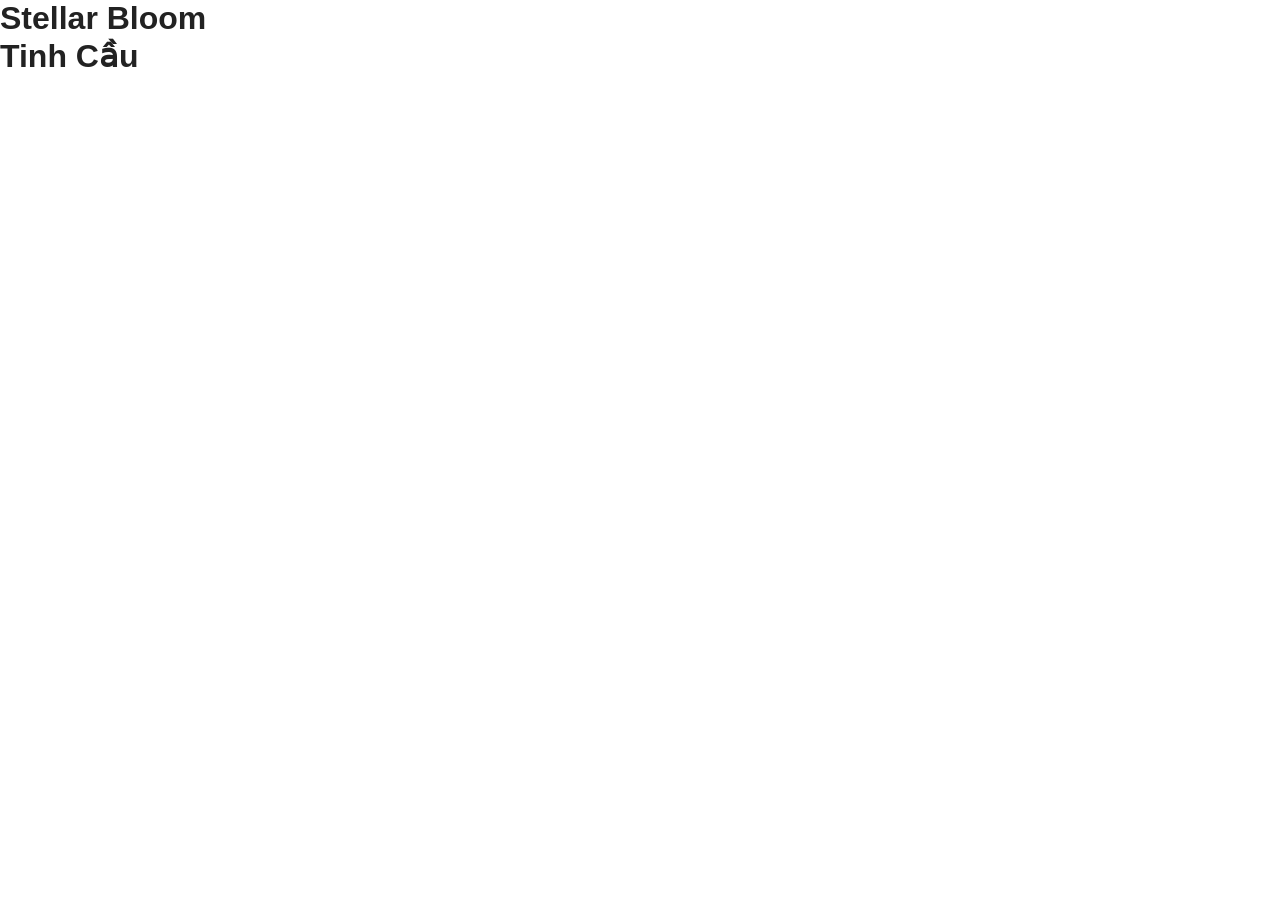
<file: index.html>
<!DOCTYPE html>
<html lang="en">
<head>
    <meta charset="UTF-8">
    <meta name="viewport" content="width=device-width, initial-scale=1.0">
    <title>Galaxy with Zoom Effect</title>
    <link rel="stylesheet" href="style.css">
    <script type="importmap">
    {
      "imports": {
        "three": "https://unpkg.com/three@0.152.2/build/three.module.js",
        "three/addons/controls/OrbitControls.js": "https://unpkg.com/three@0.152.2/examples/jsm/controls/OrbitControls.js",
        "three/examples/jsm/loaders/FontLoader.js": "https://unpkg.com/three@0.152.2/examples/jsm/loaders/FontLoader.js",
        "three/examples/jsm/geometries/TextGeometry.js": "https://unpkg.com/three@0.152.2/examples/jsm/geometries/TextGeometry.js"
      }
    }
    </script>
</head>

<body>
  <audio id="bg-music" autoplay loop>
   <source src="" type="audio/mpeg" />
  </audio>
    <div id="container"></div>
    <div id="landscape-warning">
      <div class="warning-content">
        <div class="rotate-icon"></div>
        <h1>Stellar Bloom</h1>
        <h1>Tinh Cầu</h1>
        <div class="stars-bg"></div>
      </div>
    </div>
    <div id="dark-overlay"></div>
    <div id="info">
      
    </div>
    <script type="module" src="script.js"></script>
</body>
</html>
</file>
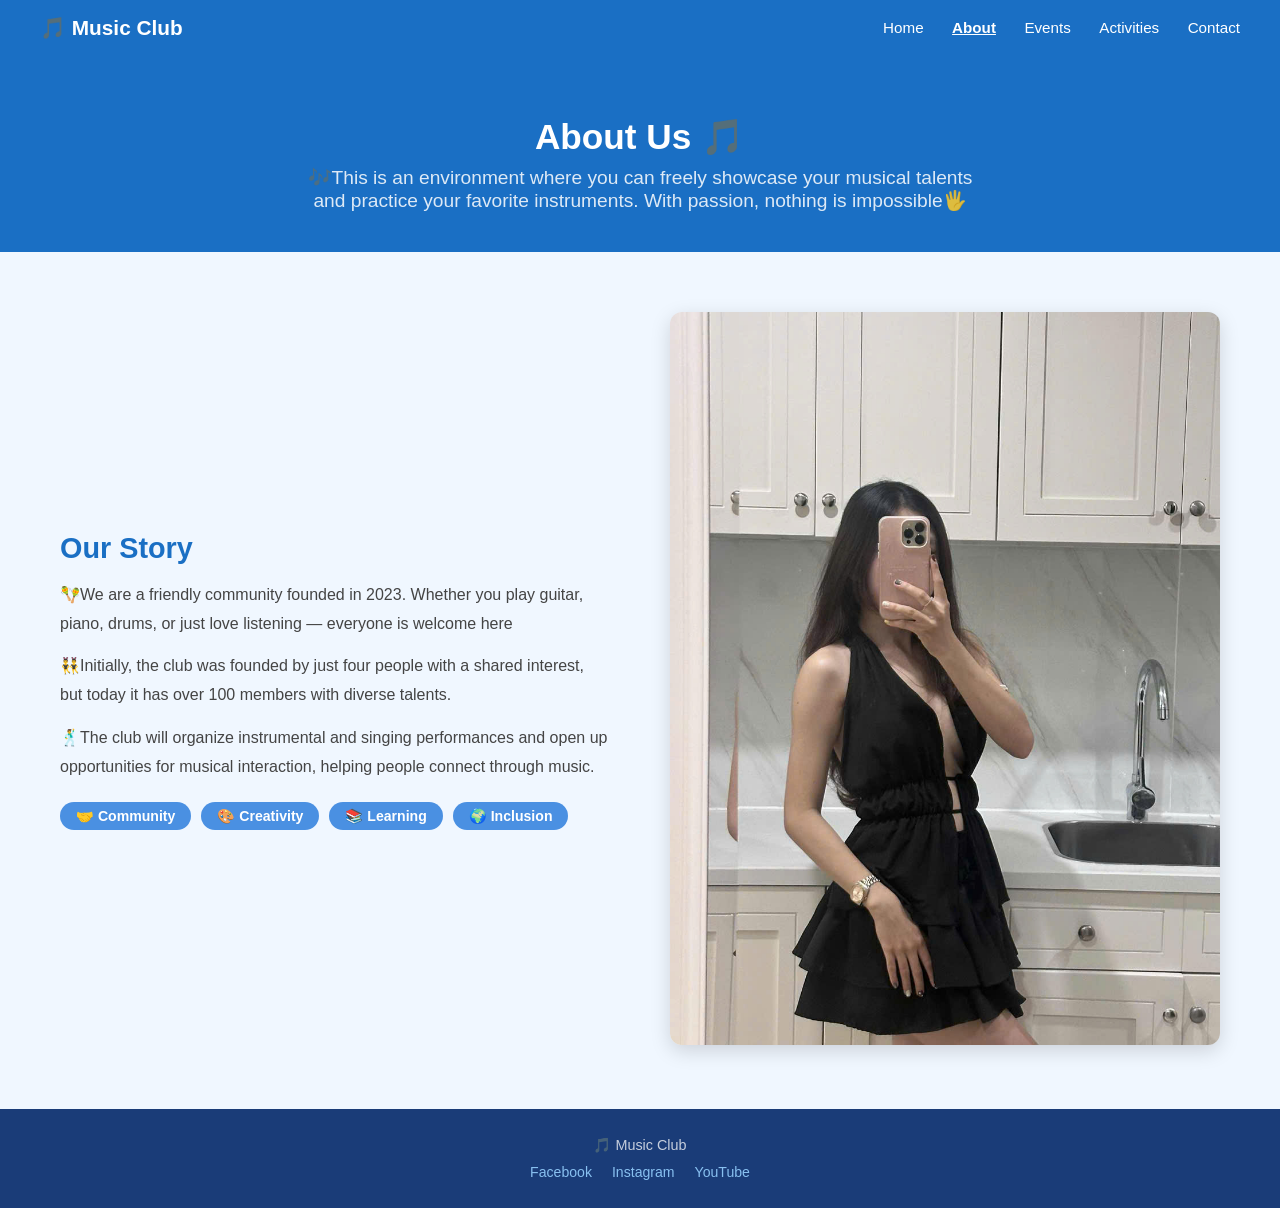
<file: about.html>
<!DOCTYPE html>
<html lang="en">
<head>
  <meta charset="UTF-8" />
  <meta name="viewport" content="width=device-width, initial-scale=1.0" />
  <title>Music Club - About</title>
  <link rel="stylesheet" href="style.css" />
</head>
<body>

  <!-- NAV -->
  <nav>
    <a href="index.html" class="nav-logo">🎵 Music Club</a>
    <button class="hamburger" onclick="toggleMenu(this)" aria-label="Menu">
      <span></span><span></span><span></span>
    </button>
    <div class="nav-links">
      <a href="index.html">Home</a>
      <a href="about.html" class="active">About</a>
      <a href="events.html">Events</a>
      <a href="activities.html">Activities</a>
      <a href="contact.html">Contact</a>
    </div>
  </nav>

  <!-- PAGE HEADER -->
  <div class="page-header">
    <h1>About Us 🎵</h1>
    <p>🎶This is an environment where you can freely showcase your musical talents and practice your favorite instruments. With passion, nothing is impossible🖐️</p>
  </div>

  <!-- ABOUT -->
  <section class="about">
    <div class="about-text">
      <h2>Our Story</h2>
      <p>
        🪇We are a friendly community founded in 2023. Whether you play guitar, piano, drums, or just love listening — everyone is welcome here
      </p>
      <p>
        👯‍♂️Initially, the club was founded by just four people with a shared interest, but today it has over 100 members with diverse talents.
      </p>
      <p>
        🕺The club will organize instrumental and singing performances and open up opportunities for musical interaction, helping people connect through music.
      </p>
      <div class="about-tags">
        <span>🤝 Community</span>
        <span>🎨 Creativity</span>
        <span>📚 Learning</span>
        <span>🌍 Inclusion</span>
      </div>
    </div>
    <div class="about-image">
      <img
        src="images/1.jpg"
        alt="People playing music together"
      />
    </div>
  </section>

  <!-- FOOTER -->
  <footer>
    <p>🎵 Music Club </p>
    <div class="footer-links">
      <a href="#">Facebook</a>
      <a href="#">Instagram</a>
      <a href="#">YouTube</a>
    </div>
  </footer>

  <script src="script.js"></script>
</body>
</html>
</file>
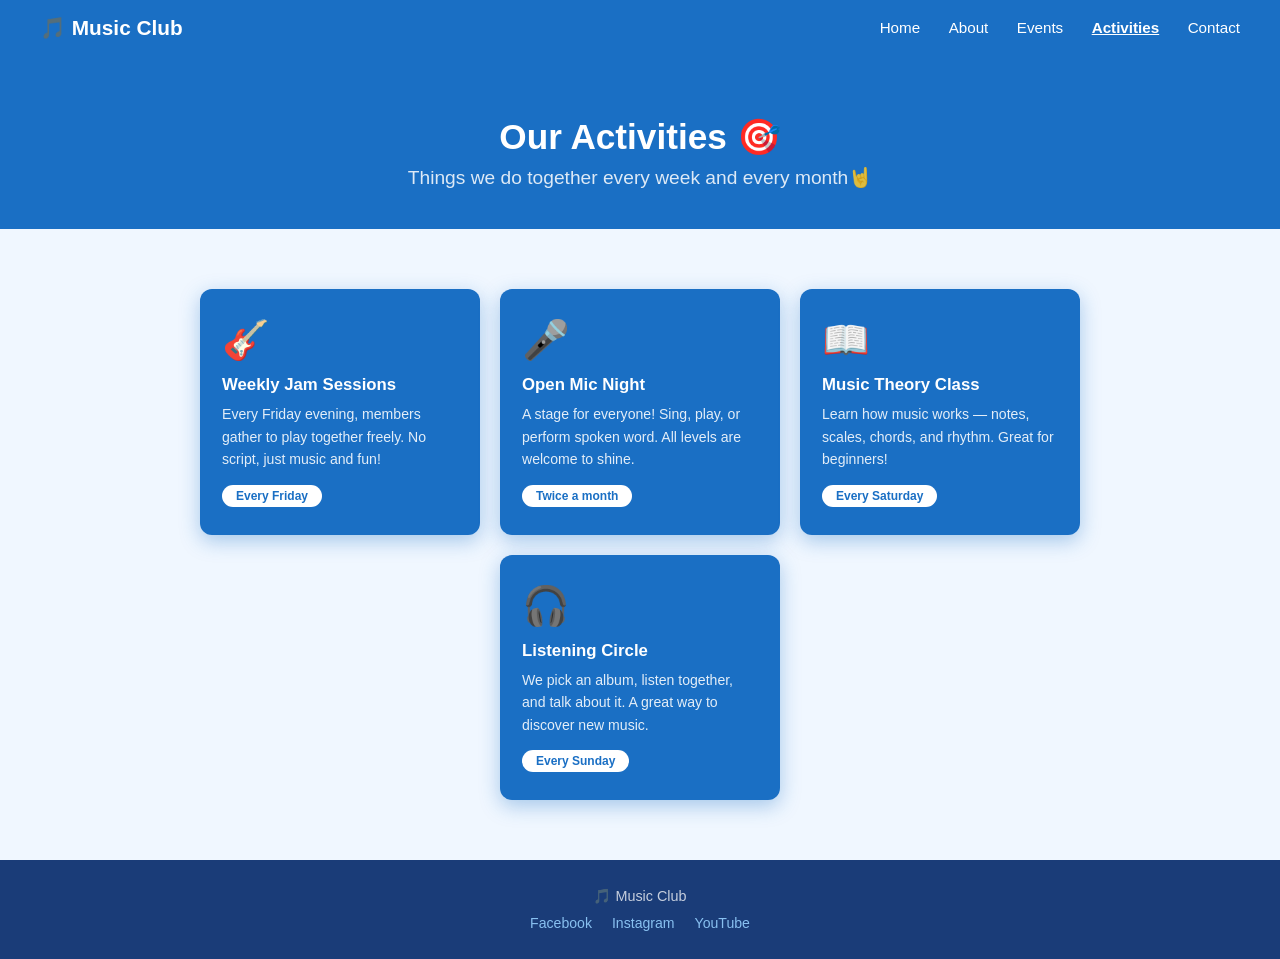
<file: activities.html>
<!DOCTYPE html>
<html lang="en">
<head>
  <meta charset="UTF-8" />
  <meta name="viewport" content="width=device-width, initial-scale=1.0" />
  <title>Music Club - Activities</title>
  <link rel="stylesheet" href="style.css" />
</head>
<body>

  <!-- NAV -->
  <nav>
    <a href="index.html" class="nav-logo">🎵 Music Club</a>
    <button class="hamburger" onclick="toggleMenu(this)" aria-label="Menu">
      <span></span><span></span><span></span>
    </button>
    <div class="nav-links">
      <a href="index.html">Home</a>
      <a href="about.html">About</a>
      <a href="events.html">Events</a>
      <a href="activities.html" class="active">Activities</a>
      <a href="contact.html">Contact</a>
    </div>
  </nav>

  <!-- PAGE HEADER -->
  <div class="page-header">
    <h1>Our Activities 🎯</h1>
    <p>Things we do together every week and every month🤘</p>
  </div>

  <!-- ACTIVITIES -->
  <section class="activities">
    <div class="activity-list">

      <div class="activity-card">
        <div class="activity-icon">🎸</div>
        <h3>Weekly Jam Sessions</h3>
        <p>Every Friday evening, members gather to play together freely. No script, just music and fun!</p>
        <span class="activity-tag">Every Friday</span>
      </div>

      <div class="activity-card">
        <div class="activity-icon">🎤</div>
        <h3>Open Mic Night</h3>
        <p>A stage for everyone! Sing, play, or perform spoken word. All levels are welcome to shine.</p>
        <span class="activity-tag">Twice a month</span>
      </div>

      <div class="activity-card">
        <div class="activity-icon">📖</div>
        <h3>Music Theory Class</h3>
        <p>Learn how music works — notes, scales, chords, and rhythm. Great for beginners!</p>
        <span class="activity-tag">Every Saturday</span>
      </div>

      <div class="activity-card">
        <div class="activity-icon">🎧</div>
        <h3>Listening Circle</h3>
        <p>We pick an album, listen together, and talk about it. A great way to discover new music.</p>
        <span class="activity-tag">Every Sunday</span>
      </div>

    </div>
  </section>

  <!-- FOOTER -->
  <footer>
    <p>🎵 Music Club </p>
    <div class="footer-links">
      <a href="#">Facebook</a>
      <a href="#">Instagram</a>
      <a href="#">YouTube</a>
    </div>
  </footer>

  <script src="script.js"></script>
</body>
</html>
</file>
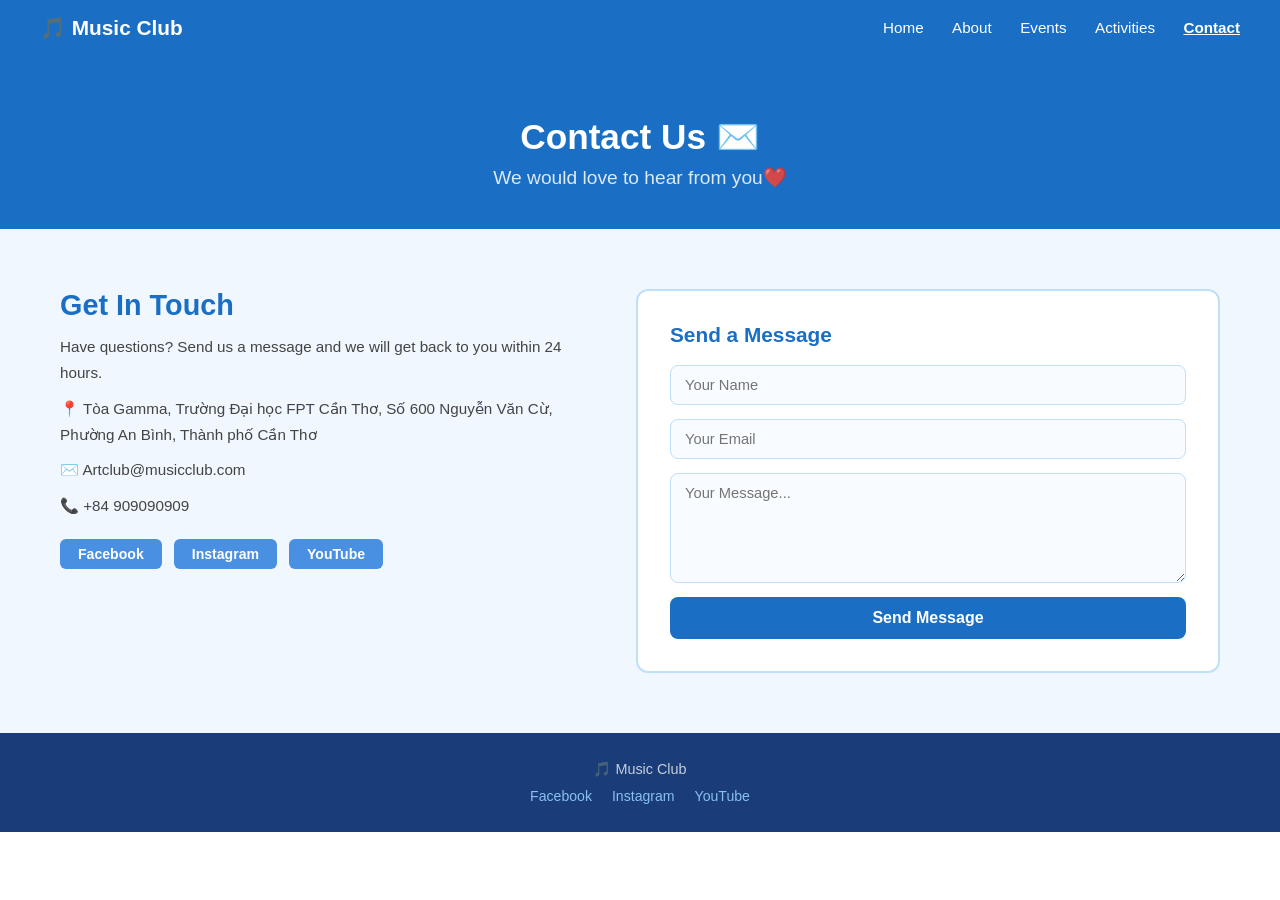
<file: contact.html>
<!DOCTYPE html>
<html lang="en">
<head>
  <meta charset="UTF-8" />
  <meta name="viewport" content="width=device-width, initial-scale=1.0" />
  <title>Music Club - Contact</title>
  <link rel="stylesheet" href="style.css" />
</head>
<body>

  <!-- NAV -->
  <nav>
    <a href="index.html" class="nav-logo">🎵 Music Club</a>
    <button class="hamburger" onclick="toggleMenu(this)" aria-label="Menu">
      <span></span><span></span><span></span>
    </button>
    <div class="nav-links">
      <a href="index.html">Home</a>
      <a href="about.html">About</a>
      <a href="events.html">Events</a>
      <a href="activities.html">Activities</a>
      <a href="contact.html" class="active">Contact</a>
    </div>
  </nav>

  <!-- PAGE HEADER -->
  <div class="page-header">
    <h1>Contact Us ✉️</h1>
    <p>We would love to hear from you❤️</p>
  </div>

  <!-- CONTACT -->
  <section class="contact">
    <div class="contact-info">
      <h2>Get In Touch</h2>
      <p>Have questions? Send us a message and we will get back to you within 24 hours.</p>
      <p>📍 Tòa Gamma, Trường Đại học FPT Cần Thơ, Số 600 Nguyễn Văn Cừ, Phường An Bình, Thành phố Cần Thơ</p>
      <p>✉️ Artclub@musicclub.com</p>
      <p>📞 +84 909090909</p>
      <div class="social-links">
        <a href="#">Facebook</a>
        <a href="#">Instagram</a>
        <a href="#">YouTube</a>
      </div>
    </div>

    <div class="contact-form">
      <h3>Send a Message</h3>
      <input id="input-name"  type="text"  placeholder="Your Name" />
      <input id="input-email" type="email" placeholder="Your Email" />
      <textarea id="input-msg" placeholder="Your Message..."></textarea>
      <button onclick="sendMessage(this)">Send Message</button>
    </div>
  </section>

  <!-- FOOTER -->
 <footer>
    <p>🎵 Music Club </p>
    <div class="footer-links">
      <a href="#">Facebook</a>
      <a href="#">Instagram</a>
      <a href="#">YouTube</a>
    </div>
  </footer>

  <script src="script.js"></script>
</body>
</html>
</file>
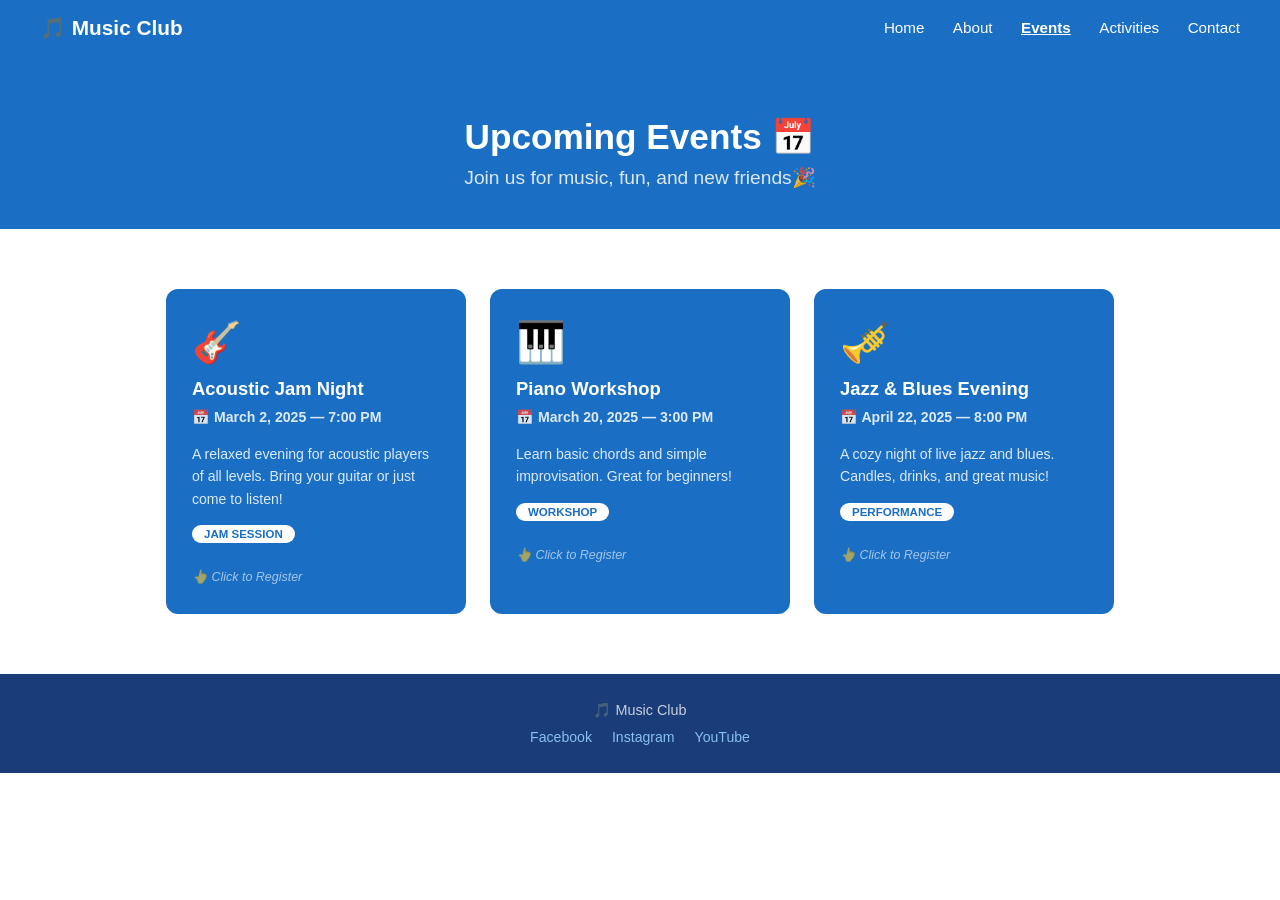
<file: event.html>
<!DOCTYPE html>
<html lang="en">
<head>
  <meta charset="UTF-8" />
  <meta name="viewport" content="width=device-width, initial-scale=1.0" />
  <title>Music Club - Events</title>
  <link rel="stylesheet" href="style.css" />
</head>
<body>

  <!-- NAV -->
  <nav>
    <a href="index.html" class="nav-logo">🎵 Music Club</a>
    <button class="hamburger" onclick="toggleMenu(this)" aria-label="Menu">
      <span></span><span></span><span></span>
    </button>
    <div class="nav-links">
      <a href="index.html">Home</a>
      <a href="about.html">About</a>
      <a href="events.html" class="active">Events</a>
      <a href="activities.html">Activities</a>
      <a href="contact.html">Contact</a>
    </div>
  </nav>

  <!-- PAGE HEADER -->
  <div class="page-header">
    <h1>Upcoming Events 📅</h1>
    <p>Join us for music, fun, and new friends️🎉</p>
  </div>

  <!-- EVENTS -->
  <section class="events">
    <div class="event-list">

      <div class="event-card highlight" onclick="openModal('Acoustic Jam Night', 'March 2, 2025 — 7:00 PM')">
        <div class="event-icon">🎸</div>
        <h3>Acoustic Jam Night</h3>
        <p class="event-date">📅 March 2, 2025 — 7:00 PM</p>
        <p>A relaxed evening for acoustic players of all levels. Bring your guitar or just come to listen!️</p>
        <span class="event-badge">Jam Session</span>
        <div class="register-hint">👆 Click to Register</div>
      </div>

      <div class="event-card highlight" onclick="openModal('Piano Workshop', 'March 20, 2025 — 3:00 PM')">
        <div class="event-icon">🎹</div>
        <h3>Piano Workshop</h3>
        <p class="event-date">📅 March 20, 2025 — 3:00 PM</p>
        <p>Learn basic chords and simple improvisation. Great for beginners!</p>
        <span class="event-badge">Workshop</span>
        <div class="register-hint">👆 Click to Register</div>
      </div>

      <div class="event-card highlight" onclick="openModal('Jazz &amp; Blues Evening', 'April 22, 2025 — 8:00 PM')">
        <div class="event-icon">🎺</div>
        <h3>Jazz &amp; Blues Evening</h3>
        <p class="event-date">📅 April 22, 2025 — 8:00 PM</p>
        <p>A cozy night of live jazz and blues. Candles, drinks, and great music!</p>
        <span class="event-badge">Performance</span>
        <div class="register-hint">👆 Click to Register</div>
      </div>

    </div>
  </section>

  <!-- REGISTRATION MODAL -->
  <div id="registerModal" class="modal-overlay" onclick="closeModalOutside(event)">
    <div class="modal-box">
      <button class="modal-close" onclick="closeModal()">✕</button>
      <div class="modal-header">
        <div class="modal-icon">🎵</div>
        <h2 id="modal-event-name">Event Name</h2>
        <p id="modal-event-date" class="modal-date"></p>
      </div>
      <div class="modal-body">
        <h3>Đăng ký tham gia</h3>
        <input id="reg-name"  type="text"  placeholder="Họ và tên *" />
        <input id="reg-email" type="email" placeholder="Email *" />
        <input id="reg-phone" type="tel"   placeholder="Số điện thoại" />
        <textarea id="reg-note" placeholder="Ghi chú thêm (không bắt buộc)..."></textarea>
        <button class="modal-submit" onclick="submitRegister(this)">Đăng ký ngay 🎶</button>
      </div>
    </div>
  </div>

  <!-- FOOTER -->
  <footer>
    <p>🎵 Music Club </p>
    <div class="footer-links">
      <a href="#">Facebook</a>
      <a href="#">Instagram</a>
      <a href="#">YouTube</a>
    </div>
  </footer>

  <script src="script.js"></script>
</body>
</html>
</file>
<file: style.css>
html {
  scroll-behavior: smooth;
}
* {
  margin: 0;
  padding: 0;
  box-sizing: border-box;
}

body {
  font-family: Arial, sans-serif;
  color: #222;
}

/* ========================
   NAVIGATION
   ======================== */
nav {
  position: sticky;
  top: 0;
  background-color: #1a6fc4;
  padding: 16px 40px;
  display: flex;
  justify-content: space-between;
  align-items: center;
  z-index: 100;
}

.nav-logo {
  color: white;
  font-size: 1.3rem;
  font-weight: bold;
  text-decoration: none;
}

.nav-links a {
  color: white;
  text-decoration: none;
  margin-left: 24px;
  font-size: 0.95rem;
}

.nav-links a:hover {
  text-decoration: underline;
}

/* Gạch chân trang hiện tại đang ở */
.nav-links a.active {
  text-decoration: underline;
  font-weight: bold;
}

/* ========================
   Intro (trang Home)
   ======================== */
.intro {
  background-color: #4A90E2;
  background-image: url('images/2.jpg');
  background-size: cover;
  background-position: center;
  color: white;
  text-align: center;
  padding: 130px 20px 100px;
  position: relative;
}

.intro::before {
  content: '';
  position: absolute;
  inset: 0;
  background-color: rgba(26, 60, 120, 0.65);
}

.intro h1,
.intro p,
.intro a {
  position: relative;
}

.intro h1 {
  font-size: 2.6rem;
  margin-bottom: 16px;
}

.intro p {
  font-size: 1.15rem;
  margin-bottom: 30px;
  opacity: 0.9;
}

/* Nút chính */
.btn {
  display: inline-block;
  background-color: white;
  color: #1a6fc4;
  padding: 12px 32px;
  border-radius: 6px;
  text-decoration: none;
  font-weight: bold;
  font-size: 1rem;
  transition: background-color 0.2s;
}

.btn:hover {
  background-color: #dbeeff;
}

/* Thống kê nhanh ở Home */
.home-stats {
  display: flex;
  justify-content: center;
  gap: 60px;
  padding: 40px 20px;
  background-color: #f0f7ff;
  border-bottom: 2px solid #bee0f8;
}

.stat-item {
  text-align: center;
}

.stat-item .number {
  display: block;
  font-size: 2rem;
  font-weight: bold;
  color: #1a6fc4;
}

.stat-item .label {
  font-size: 0.9rem;
  color: #666;
}

/* Preview cards ở Home */
.home-preview {
  padding: 60px 60px;
  background-color: white;
}

.home-preview h2 {
  font-size: 1.8rem;
  color: #1a6fc4;
  margin-bottom: 24px;
  text-align: center;
}

.preview-cards {
  display: flex;
  gap: 24px;
  justify-content: center;
  flex-wrap: wrap;
}

.preview-card {
  background-color: #f0f7ff;
  border: 2px solid #bee0f8;
  border-radius: 12px;
  padding: 24px;
  width: 260px;
  text-align: center;
  text-decoration: none;
  color: #222;
  transition: transform 0.2s, box-shadow 0.2s;
}

.preview-card:hover {
  transform: translateY(-4px);
  box-shadow: 0 8px 20px rgba(74, 144, 226, 0.2);
}

.preview-card .icon {
  font-size: 2.5rem;
  margin-bottom: 12px;
}

.preview-card h3 {
  font-size: 1rem;
  color: #1a6fc4;
  margin-bottom: 8px;
}

.preview-card p {
  font-size: 0.85rem;
  color: #555;
  line-height: 1.6;
}

/* ========================
   PAGE HEADER (các trang con)
   ======================== */
.page-header {
  text-align: center;
  background-color: #1a6fc4;
  color: white;
  padding: 60px 60px 40px;
}

.page-header h1 {
  font-size: 2.2rem;
  margin-bottom: 8px;
}

.page-header p {
  max-width: 700px;
  margin: 0 auto;
  font-size: 1.2rem;
  opacity: 0.85;
}

/* ========================
   ABOUT
   ======================== */
.about {
  padding: 60px 60px;
  background-color: #f0f7ff;
  display: flex;
  gap: 60px;
  align-items: center;
}

.about-text {
  flex: 1;
}

.about-text h2 {
  font-size: 1.8rem;
  color: #1a6fc4;
  margin-bottom: 16px;
}

.about-text p {
  font-size: 1rem;
  color: #444;
  line-height: 1.8;
  margin-bottom: 14px;
}

.about-tags {
  display: flex;
  flex-wrap: wrap;
  gap: 10px;
  margin-top: 20px;
}

.about-tags span {
  background-color: #4A90E2;
  color: white;
  padding: 6px 16px;
  border-radius: 50px;
  font-size: 0.88rem;
  font-weight: bold;
}

.about-image {
  flex: 1;
}

.about-image img {
  width: 100%;
  border-radius: 12px;
  box-shadow: 0 6px 20px rgba(0, 0, 0, 0.15);
}

/* ========================
   EVENTS
   ======================== */
.events {
  background-color: white;
  padding: 60px 60px;
  text-align: center;
}

.events h2 {
  font-size: 1.8rem;
  color: #1a6fc4;
  margin-bottom: 8px;
}

.events-sub {
  color: #666;
  margin-bottom: 40px;
  font-size: 1rem;
}

.event-list {
  display: flex;
  gap: 24px;
  justify-content: center;
  flex-wrap: wrap;
}

.event-card {
  background-color: #f0f7ff;
  border: 2px solid #bee0f8;
  border-radius: 12px;
  padding: 28px 24px;
  width: 300px;
  text-align: left;
  transition: transform 0.2s, box-shadow 0.2s;
}

.event-card:hover {
  transform: translateY(-4px);
  box-shadow: 0 8px 24px rgba(74, 144, 226, 0.2);
}

.event-card.highlight {
  background-color: #1a6fc4;
  border-color: #1a6fc4;
  color: white;
}

.event-card.highlight p,
.event-card.highlight .event-date {
  color: rgba(255, 255, 255, 0.85);
}

.event-icon {
  font-size: 2.5rem;
  margin-bottom: 12px;
}

.event-card h3 {
  font-size: 1.15rem;
  margin-bottom: 6px;
  color: #1a3c78;
}

.event-card.highlight h3 {
  color: white;
}

.event-date {
  font-size: 0.82rem;
  color: #4A90E2;
  font-weight: bold;
  margin-bottom: 10px;
}

.event-card p {
  font-size: 0.88rem;
  color: #555;
  line-height: 1.6;
  margin-bottom: 14px;
}

.event-badge {
  display: inline-block;
  background-color: #4A90E2;
  color: white;
  font-size: 0.72rem;
  font-weight: bold;
  padding: 3px 12px;
  border-radius: 50px;
  text-transform: uppercase;
  margin-bottom: 14px;
}

.event-card.highlight .event-badge {
  background-color: white;
  color: #1a6fc4;
}

/* Nút nhỏ */
.btn-small {
  display: inline-block;
  margin-top: 4px;
  background-color: #4A90E2;
  color: white;
  padding: 7px 18px;
  border-radius: 6px;
  text-decoration: none;
  font-size: 0.85rem;
  font-weight: bold;
  transition: background-color 0.2s;
}

.btn-small:hover {
  background-color: #1a6fc4;
}

.event-card.highlight .btn-small {
  background-color: white;
  color: #1a6fc4;
}

/* ========================
   ACTIVITIES
   ======================== */
.activities {
  background-color: #f0f7ff;  /* nền trắng xanh nhạt */
  padding: 60px 60px;
  text-align: center;
}

.activities h2 {
  font-size: 1.8rem;
  color: #1a6fc4;
  margin-bottom: 8px;
}

.activities-sub {
  color: #666;
  margin-bottom: 40px;
  font-size: 1rem;
}

.activity-list {
  display: flex;
  flex-wrap: wrap;
  gap: 20px;
  justify-content: center;
}

.activity-card {
  background-color: #1a6fc4;  /* card xanh đậm nổi bật */
  border: none;
  border-radius: 12px;
  padding: 28px 22px;
  width: 280px;
  text-align: left;
  box-shadow: 0 6px 20px rgba(26, 111, 196, 0.35);
  transition: transform 0.2s, box-shadow 0.2s;
}

.activity-card:hover {
  transform: translateY(-6px);
  box-shadow: 0 12px 28px rgba(26, 111, 196, 0.45);
}

.activity-icon {
  font-size: 2.4rem;
  margin-bottom: 12px;
}

.activity-card h3 {
  font-size: 1.05rem;
  color: white;
  margin-bottom: 8px;
}

.activity-card p {
  font-size: 0.88rem;
  color: rgba(255, 255, 255, 0.88);
  line-height: 1.6;
  margin-bottom: 14px;
}

.activity-tag {
  display: inline-block;
  background-color: white;
  color: #1a6fc4;
  font-size: 0.75rem;
  font-weight: bold;
  padding: 4px 14px;
  border-radius: 50px;
}

/* ========================
   CONTACT
   ======================== */
.contact {
  background-color: #f0f7ff;
  padding: 60px 60px;
  display: flex;
  gap: 60px;
  align-items: flex-start;
}

.contact-info {
  flex: 1;
}

.contact-info h2 {
  font-size: 1.8rem;
  color: #1a6fc4;
  margin-bottom: 12px;
}

.contact-info p {
  font-size: 0.95rem;
  color: #444;
  margin-bottom: 10px;
  line-height: 1.7;
}

.social-links {
  margin-top: 20px;
  display: flex;
  gap: 12px;
}

.social-links a {
  background-color: #4A90E2;
  color: white;
  text-decoration: none;
  padding: 7px 18px;
  border-radius: 6px;
  font-size: 0.88rem;
  font-weight: bold;
  transition: background-color 0.2s;
}

.social-links a:hover {
  background-color: #1a6fc4;
}

/* Form */
.contact-form {
  flex: 1;
  background-color: white;
  border: 2px solid #bee0f8;
  border-radius: 12px;
  padding: 32px;
  display: flex;
  flex-direction: column;
  gap: 14px;
}

.contact-form h3 {
  font-size: 1.3rem;
  color: #1a6fc4;
  margin-bottom: 4px;
}

.contact-form input,
.contact-form textarea {
  padding: 11px 14px;
  border: 1.5px solid #bee0f8;
  border-radius: 8px;
  font-size: 0.92rem;
  font-family: Arial, sans-serif;
  outline: none;
  background-color: #f8fbff;
}

.contact-form input:focus,
.contact-form textarea:focus {
  border-color: #4A90E2;
}

.contact-form textarea {
  height: 110px;
  resize: vertical;
}

.contact-form button {
  padding: 12px;
  background-color: #1a6fc4;
  color: white;
  border: none;
  border-radius: 8px;
  font-size: 1rem;
  font-weight: bold;
  cursor: pointer;
  transition: background-color 0.2s;
}

.contact-form button:hover {
  background-color: #0d4fa0;
}

/* ========================
   REGISTER HINT ON CARDS
   ======================== */
.event-card.highlight {
  cursor: pointer;
}

.register-hint {
  margin-top: 12px;
  font-size: 0.78rem;
  color: rgba(255,255,255,0.6);
  font-style: italic;
  transition: color 0.2s;
}

.event-card.highlight:hover .register-hint {
  color: rgba(255,255,255,0.95);
}

/* ========================
   MODAL
   ======================== */
.modal-overlay {
  display: none;
  position: fixed;
  inset: 0;
  background: rgba(10, 30, 70, 0.65);
  backdrop-filter: blur(4px);
  z-index: 1000;
  justify-content: center;
  align-items: center;
  padding: 20px;
  animation: fadeIn 0.2s ease;
}

.modal-overlay.active {
  display: flex;
}

@keyframes fadeIn {
  from { opacity: 0; }
  to   { opacity: 1; }
}

.modal-box {
  background: white;
  border-radius: 16px;
  max-width: 480px;
  width: 100%;
  box-shadow: 0 20px 60px rgba(10, 30, 70, 0.35);
  position: relative;
  animation: slideUp 0.25s ease;
  overflow: hidden;
}

@keyframes slideUp {
  from { transform: translateY(30px); opacity: 0; }
  to   { transform: translateY(0);    opacity: 1; }
}

.modal-close {
  position: absolute;
  top: 14px;
  right: 16px;
  background: rgba(255,255,255,0.2);
  border: none;
  color: white;
  font-size: 1.1rem;
  cursor: pointer;
  width: 32px;
  height: 32px;
  border-radius: 50%;
  display: flex;
  align-items: center;
  justify-content: center;
  z-index: 10;
  transition: background 0.2s;
}

.modal-close:hover {
  background: rgba(255,255,255,0.35);
}

.modal-header {
  background: linear-gradient(135deg, #1a6fc4, #4A90E2);
  color: white;
  padding: 32px 28px 24px;
  text-align: center;
}

.modal-icon {
  font-size: 2.8rem;
  margin-bottom: 10px;
}

.modal-header h2 {
  font-size: 1.4rem;
  margin-bottom: 6px;
}

.modal-date {
  font-size: 0.88rem;
  opacity: 0.85;
}

.modal-body {
  padding: 28px 28px 24px;
  display: flex;
  flex-direction: column;
  gap: 12px;
}

.modal-body h3 {
  font-size: 1.05rem;
  color: #1a6fc4;
  margin-bottom: 4px;
}

.modal-body input,
.modal-body select,
.modal-body textarea {
  padding: 11px 14px;
  border: 1.5px solid #bee0f8;
  border-radius: 8px;
  font-size: 0.92rem;
  font-family: Arial, sans-serif;
  outline: none;
  background-color: #f8fbff;
  width: 100%;
  transition: border-color 0.2s;
}

.modal-body input:focus,
.modal-body select:focus,
.modal-body textarea:focus {
  border-color: #4A90E2;
}

.modal-body textarea {
  height: 90px;
  resize: vertical;
}

.modal-submit {
  padding: 13px;
  background-color: #1a6fc4;
  color: white;
  border: none;
  border-radius: 8px;
  font-size: 1rem;
  font-weight: bold;
  cursor: pointer;
  transition: background-color 0.2s, transform 0.1s;
  margin-top: 4px;
}

.modal-submit:hover {
  background-color: #0d4fa0;
  transform: translateY(-1px);
}

/* ========================
   FOOTER
   ======================== */
footer {
  background-color: #1a3c78;
  color: rgba(255, 255, 255, 0.75);
  text-align: center;
  padding: 28px 40px;
}

footer p {
  margin-bottom: 10px;
  font-size: 0.9rem;
}

.footer-links {
  display: flex;
  justify-content: center;
  gap: 20px;
}

.footer-links a {
  color: #88c0f0;
  text-decoration: none;
  font-size: 0.88rem;
}

.footer-links a:hover {
  color: white;
}

/* ========================
   HAMBURGER BUTTON (mobile only)
   ======================== */
.hamburger {
  display: none;
  flex-direction: column;
  gap: 5px;
  cursor: pointer;
  background: none;
  border: none;
  padding: 4px;
}

.hamburger span {
  display: block;
  width: 24px;
  height: 2px;
  background-color: white;
  border-radius: 2px;
  transition: all 0.3s ease;
}

/* Animate hamburger → X when open */
.hamburger.open span:nth-child(1) {
  transform: translateY(7px) rotate(45deg);
}
.hamburger.open span:nth-child(2) {
  opacity: 0;
}
.hamburger.open span:nth-child(3) {
  transform: translateY(-7px) rotate(-45deg);
}

/* ========================
   RESPONSIVE — Tablet (max 992px)
   ======================== */
@media (max-width: 992px) {
  /* Preview cards: 2 columns */
  .preview-cards {
    display: grid;
    grid-template-columns: repeat(2, 1fr);
    gap: 16px;
  }

  .preview-card {
    width: 100%;
  }

  /* Event + Activity cards: 2 columns */
  .event-list,
  .activity-list {
    display: grid;
    grid-template-columns: repeat(2, 1fr);
    gap: 20px;
  }

  .event-card,
  .activity-card {
    width: 100%;
  }

  .about,
  .contact {
    gap: 40px;
    padding: 60px 40px;
  }
}

/* ========================
   RESPONSIVE — Mobile (max 768px)
   ======================== */
@media (max-width: 768px) {

  /* ── NAV: show hamburger, hide links by default ── */
  nav {
    padding: 14px 20px;
    flex-wrap: wrap;
    position: relative;
  }

  .hamburger {
    display: flex;
  }

  .nav-links {
    display: none;
    flex-direction: column;
    width: 100%;
    background-color: #1a6fc4;
    padding: 12px 0 16px;
    gap: 4px;
    order: 3; /* push below logo & button */
  }

  .nav-links.open {
    display: flex;
  }

  .nav-links a {
    margin-left: 0;
    padding: 10px 20px;
    font-size: 1rem;
    border-radius: 6px;
    transition: background 0.2s;
  }

  .nav-links a:hover {
    background-color: rgba(255, 255, 255, 0.15);
    text-decoration: none;
  }

  /* ── HERO ── */
  .intro {
    padding: 80px 20px 60px;
  }

  .intro h1 {
    font-size: 1.8rem;
  }

  .intro p {
    font-size: 1rem;
  }

  /* ── STATS ── */
  .home-stats {
    gap: 20px;
    flex-wrap: wrap;
    padding: 30px 20px;
  }

  .stat-item .number {
    font-size: 1.6rem;
  }

  /* ── HOME PREVIEW ── */
  .home-preview {
    padding: 40px 20px;
  }

  .preview-cards {
    display: grid;
    grid-template-columns: repeat(2, 1fr);
    gap: 14px;
  }

  .preview-card {
    width: 100%;
    padding: 18px 14px;
  }

  /* ── PAGE HEADER ── */
  .page-header {
    padding: 40px 20px 28px;
  }

  .page-header h1 {
    font-size: 1.7rem;
  }

  .page-header p {
    font-size: 1rem;
  }

  /* ── ABOUT ── */
  .about {
    flex-direction: column;
    padding: 36px 20px;
    gap: 28px;
  }

  .about-text h2 {
    font-size: 1.4rem;
  }

  .about-tags {
    gap: 8px;
  }

  /* ── EVENTS ── */
  .events {
    padding: 36px 20px;
  }

  .event-list {
    display: flex;
    flex-direction: column;
    gap: 16px;
  }

  .event-card {
    width: 100%;
  }

  /* ── ACTIVITIES ── */
  .activities {
    padding: 36px 20px;
  }

  .activity-list {
    display: flex;
    flex-direction: column;
    gap: 16px;
  }

  .activity-card {
    width: 100%;
  }

  /* ── CONTACT ── */
  .contact {
    flex-direction: column;
    padding: 36px 20px;
    gap: 28px;
  }

  .contact-info h2 {
    font-size: 1.4rem;
  }

  .social-links {
    flex-wrap: wrap;
  }

  .contact-form {
    padding: 24px 18px;
  }

  /* ── FOOTER ── */
  footer {
    padding: 24px 20px;
  }

  .footer-links {
    flex-wrap: wrap;
    gap: 12px;
  }
}

/* ========================
   RESPONSIVE — Small Mobile (max 480px)
   ======================== */
@media (max-width: 480px) {
  .intro h1 {
    font-size: 1.5rem;
  }

  /* Single column cards on very small screens */
  .preview-cards {
    grid-template-columns: 1fr;
  }

  .home-stats {
    justify-content: space-around;
  }

  .stat-item .number {
    font-size: 1.4rem;
  }

  .about-tags span {
    font-size: 0.8rem;
    padding: 5px 12px;
  }

  .contact-form button {
    font-size: 0.95rem;
  }
}
</file>
